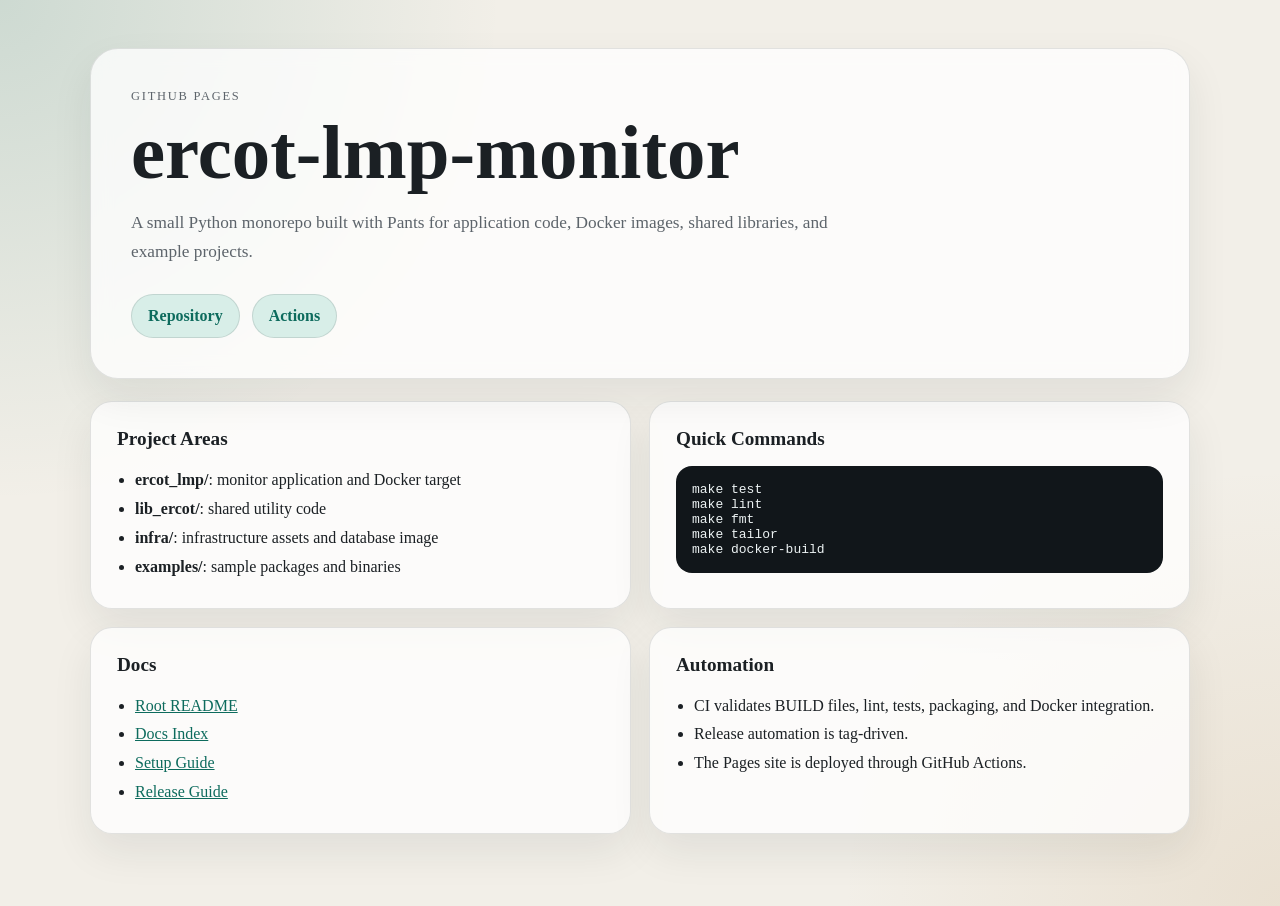
<file: site/index.html>
<!doctype html>
<html lang="en">
  <head>
    <meta charset="utf-8" />
    <meta name="viewport" content="width=device-width, initial-scale=1" />
    <title>ercot-lmp-monitor</title>
    <meta
      name="description"
      content="A Pants-based Python monorepo for ERCOT monitoring, Docker packaging, and example projects."
    />
    <link rel="stylesheet" href="./styles.css" />
  </head>
  <body>
    <main class="shell">
      <section class="hero">
        <p class="eyebrow">GitHub Pages</p>
        <h1>ercot-lmp-monitor</h1>
        <p class="lede">
          A small Python monorepo built with Pants for application code, Docker images,
          shared libraries, and example projects.
        </p>
        <div class="actions">
          <a href="https://github.com/clintonsteiner/monorepo">Repository</a>
          <a href="https://github.com/clintonsteiner/monorepo/actions">Actions</a>
        </div>
      </section>

      <section class="grid">
        <article class="card">
          <h2>Project Areas</h2>
          <ul>
            <li><strong>ercot_lmp/</strong>: monitor application and Docker target</li>
            <li><strong>lib_ercot/</strong>: shared utility code</li>
            <li><strong>infra/</strong>: infrastructure assets and database image</li>
            <li><strong>examples/</strong>: sample packages and binaries</li>
          </ul>
        </article>

        <article class="card">
          <h2>Quick Commands</h2>
          <pre><code>make test
make lint
make fmt
make tailor
make docker-build</code></pre>
        </article>

        <article class="card">
          <h2>Docs</h2>
          <ul>
            <li><a href="https://github.com/clintonsteiner/monorepo/blob/master/README.md">Root README</a></li>
            <li><a href="https://github.com/clintonsteiner/monorepo/blob/master/docs/README.md">Docs Index</a></li>
            <li><a href="https://github.com/clintonsteiner/monorepo/blob/master/docs/SETUP.md">Setup Guide</a></li>
            <li><a href="https://github.com/clintonsteiner/monorepo/blob/master/docs/RELEASE.md">Release Guide</a></li>
          </ul>
        </article>

        <article class="card">
          <h2>Automation</h2>
          <ul>
            <li>CI validates BUILD files, lint, tests, packaging, and Docker integration.</li>
            <li>Release automation is tag-driven.</li>
            <li>The Pages site is deployed through GitHub Actions.</li>
          </ul>
        </article>
      </section>
    </main>
  </body>
</html>
</file>
<file: site/styles.css>
:root {
  --bg: #f2efe8;
  --panel: rgba(255, 255, 255, 0.76);
  --text: #1b2024;
  --muted: #5d646b;
  --line: rgba(27, 32, 36, 0.12);
  --accent: #0d6b5d;
  --accent-soft: #d8eee8;
  --shadow: 0 18px 40px rgba(27, 32, 36, 0.08);
}

* {
  box-sizing: border-box;
}

body {
  margin: 0;
  color: var(--text);
  background:
    radial-gradient(circle at top left, rgba(13, 107, 93, 0.16), transparent 32%),
    radial-gradient(circle at bottom right, rgba(171, 118, 48, 0.12), transparent 28%),
    var(--bg);
  font-family: Georgia, "Times New Roman", serif;
}

a {
  color: var(--accent);
}

.shell {
  width: min(1100px, calc(100% - 32px));
  margin: 0 auto;
  padding: 48px 0 72px;
}

.hero {
  padding: 40px;
  border: 1px solid var(--line);
  border-radius: 28px;
  background: var(--panel);
  backdrop-filter: blur(10px);
  box-shadow: var(--shadow);
}

.eyebrow {
  margin: 0 0 12px;
  color: var(--muted);
  letter-spacing: 0.14em;
  text-transform: uppercase;
  font-size: 0.78rem;
}

h1 {
  margin: 0;
  font-size: clamp(2.4rem, 6vw, 4.8rem);
  line-height: 0.96;
}

.lede {
  max-width: 44rem;
  margin: 18px 0 0;
  font-size: 1.08rem;
  line-height: 1.7;
  color: var(--muted);
}

.actions {
  display: flex;
  flex-wrap: wrap;
  gap: 12px;
  margin-top: 28px;
}

.actions a {
  display: inline-block;
  padding: 12px 16px;
  border: 1px solid var(--line);
  border-radius: 999px;
  background: var(--accent-soft);
  text-decoration: none;
  font-weight: 600;
}

.grid {
  display: grid;
  grid-template-columns: repeat(2, minmax(0, 1fr));
  gap: 18px;
  margin-top: 22px;
}

.card {
  padding: 26px;
  border: 1px solid var(--line);
  border-radius: 22px;
  background: var(--panel);
  box-shadow: var(--shadow);
}

.card h2 {
  margin-top: 0;
  font-size: 1.2rem;
}

.card ul {
  margin: 0;
  padding-left: 18px;
  line-height: 1.8;
}

pre {
  margin: 0;
  padding: 16px;
  overflow: auto;
  border-radius: 16px;
  background: #11161a;
  color: #edf3f4;
}

@media (max-width: 760px) {
  .shell {
    width: min(100% - 20px, 1100px);
    padding-top: 20px;
  }

  .hero,
  .card {
    padding: 22px;
  }

  .grid {
    grid-template-columns: 1fr;
  }
}
</file>
